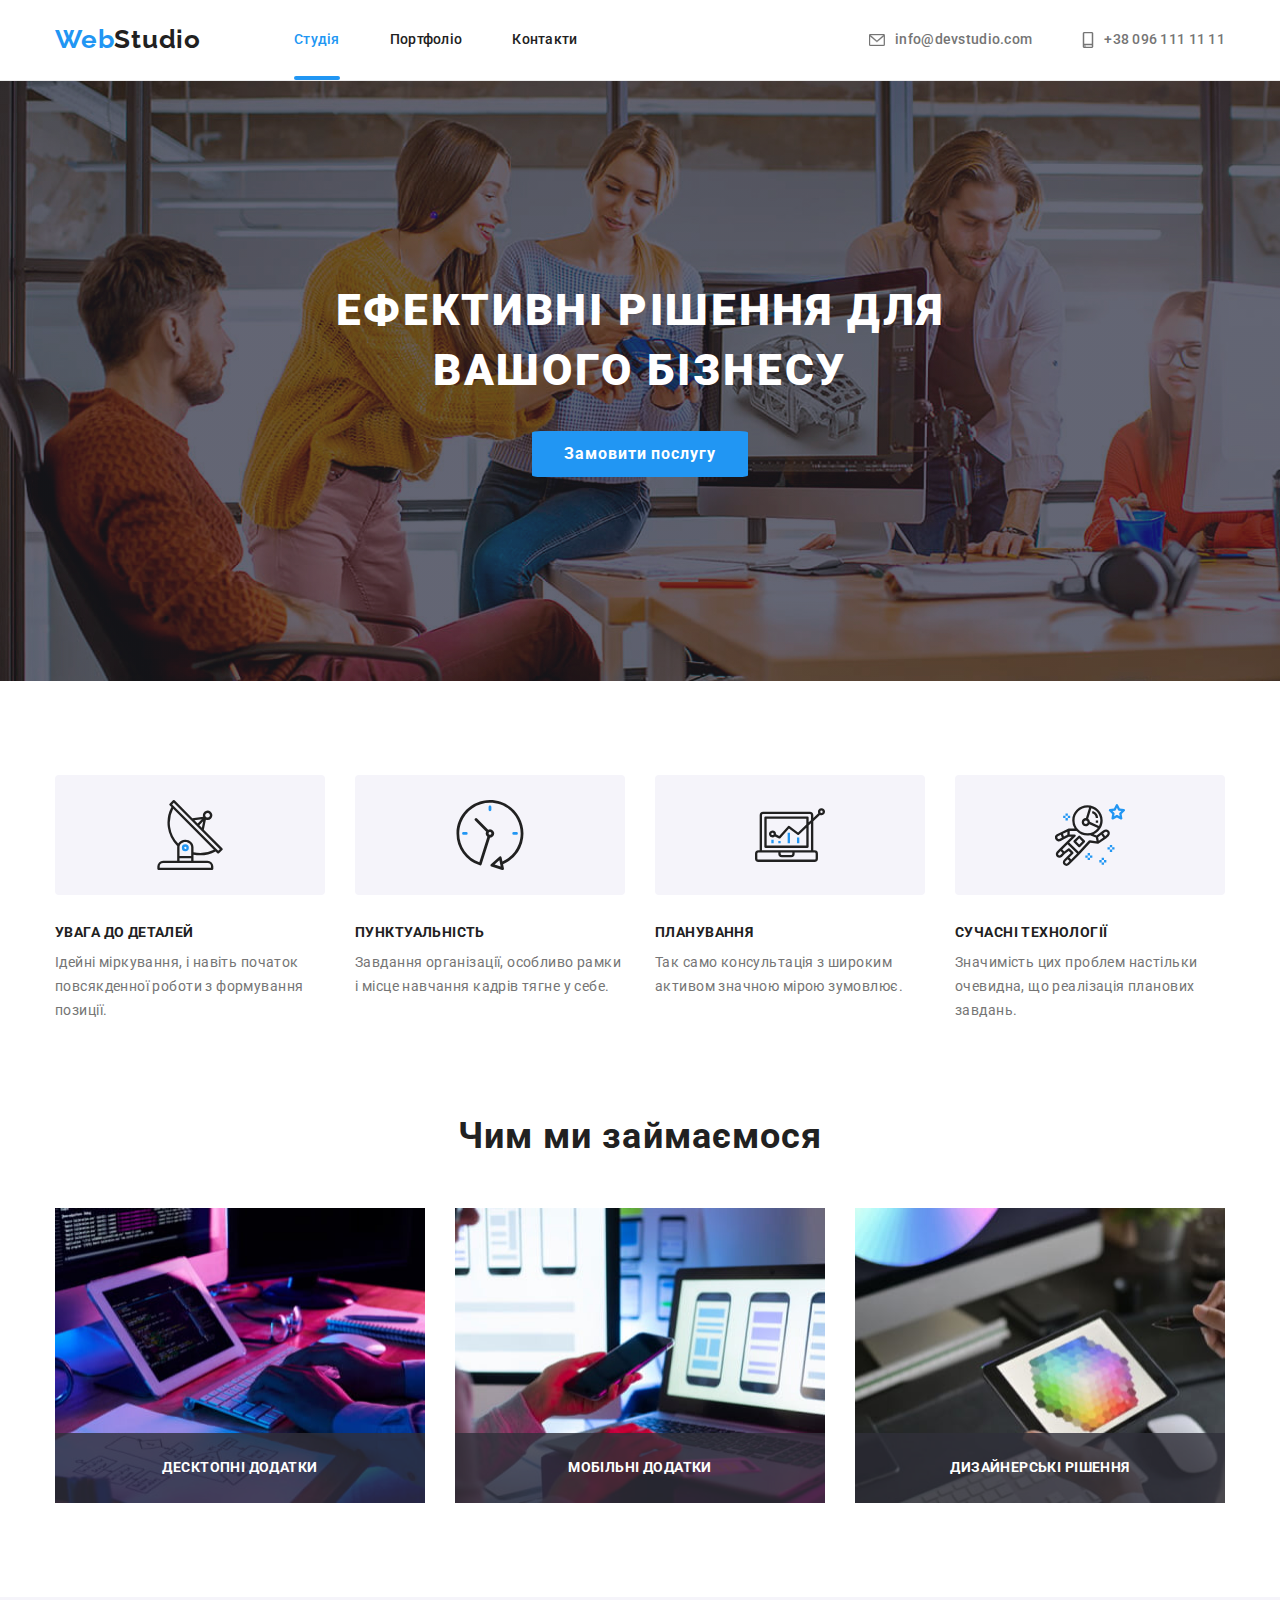
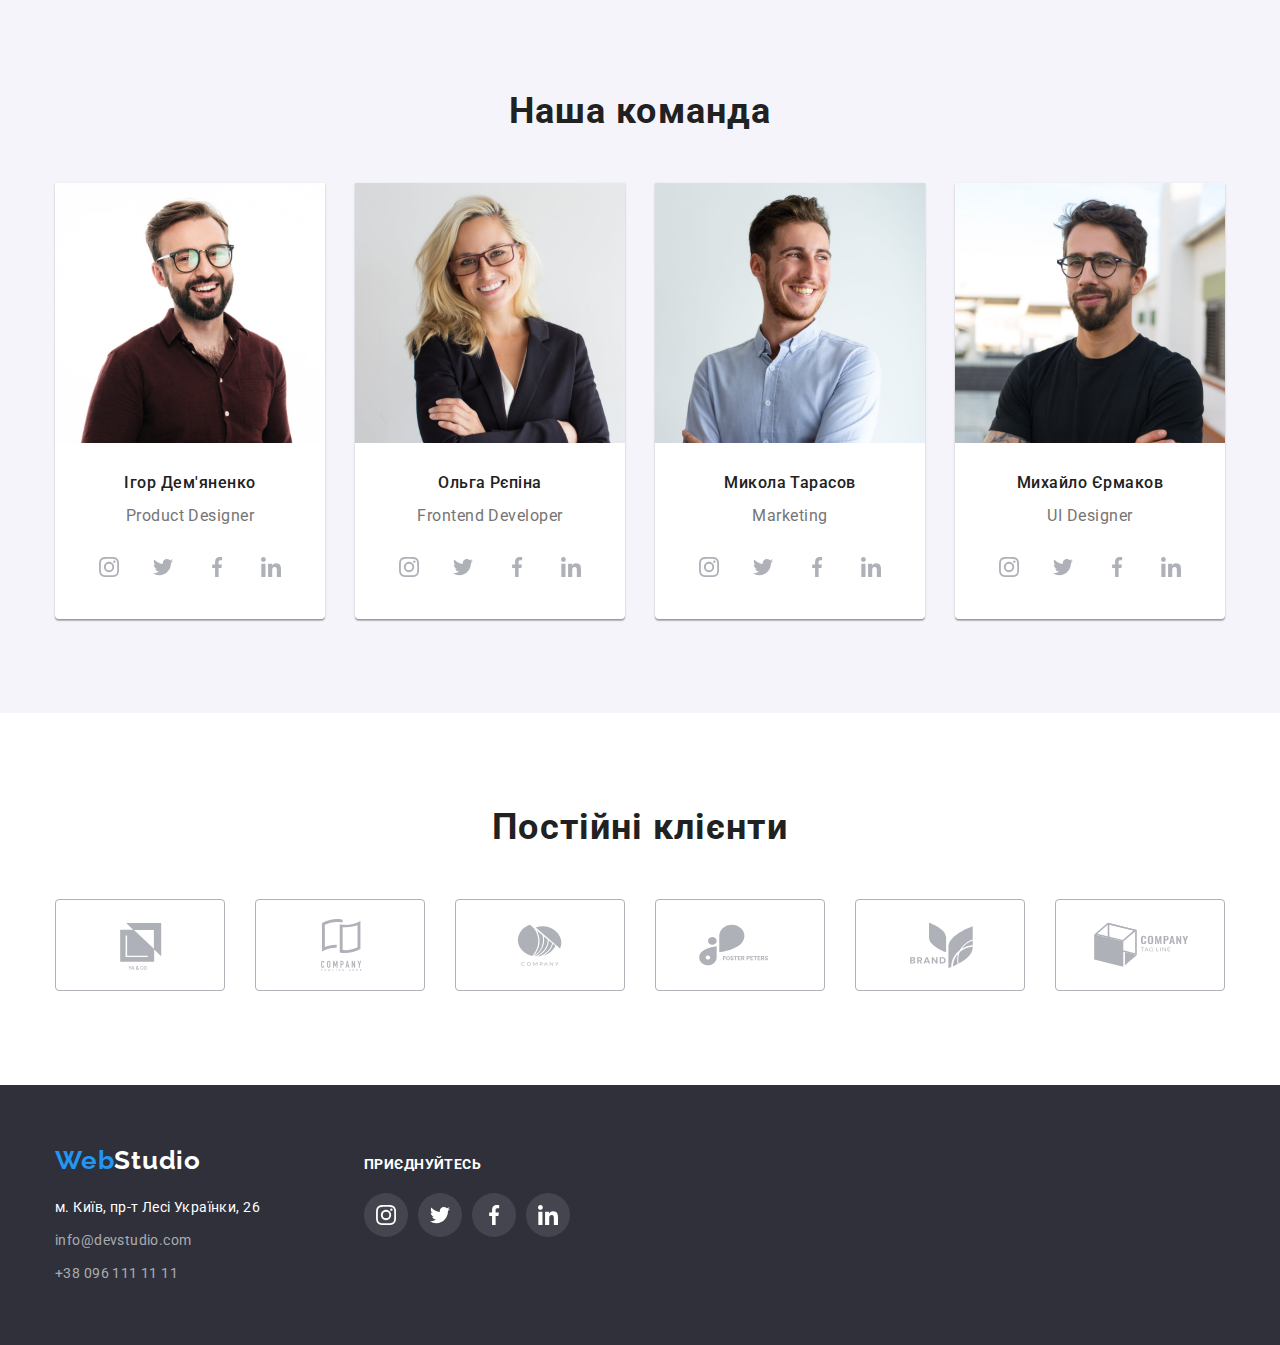
<file: index.html>
<!DOCTYPE html>
<html lang="en">

<head>
    <meta charset="UTF-8">
    <meta http-equiv="X-UA-Compatible" content="IE=edge">
    <meta name="viewport" content="width=device-width, initial-scale=1.0">
    <title>WebStudio</title>
    <link href="https://unpkg.com/aos@2.3.1/dist/aos.css" rel="stylesheet">
    <link rel="stylesheet" href="./styles/modern-normalize.css">
    <link rel="stylesheet" href="./styles/styles.css">
    <link rel="preconnect" href="https://fonts.googleapis.com">
    <link rel="preconnect" href="https://fonts.googleapis.com">
    <link rel="preconnect" href="https://fonts.gstatic.com" crossorigin>
    <link rel="stylesheet"
        href="https://fonts.googleapis.com/css2?family=Raleway:wght@700&family=Roboto:wght@400;500;700;900&display=swap">

</head>

<body>
    <header class="header">
        <div class="container main">
            <!-- Logo -->
            <a class="logo link" href="./index.html"><span class="accent-logo">Web</span>Studio</a>
            <!--Navigation-->
            <nav>
                <ul class="site-nav list">
                    <li class="item"><a class="link position" href="./index.html">Студія</a></li>
                    <li class="item"><a class="link" href="./portfolio.html">Портфоліо</a></li>
                    <li class="item"><a class="link" href="./index.html">Контакти</a></li>
                </ul>
            </nav>

            <ul class="auth-nav list">
                <li class="item">
                    <a class="link" href="mailto:info@devstudio.com">
                        <svg class="icon" width="16" height="12">
                            <use href="./imeges/icons.svg#envelope"></use>
                        </svg>
                        info@devstudio.com</a>
                </li>
                <li class="item"><a class="link" href="tel:+380961111111">
                        <svg class="icon" width="12" height="16">
                            <use href="./imeges/icons.svg#smartphone"></use>
                        </svg>
                        +38 096 111 11 11</a></li>
            </ul>
        </div>
    </header>

    <main>

        <!--Hero-->

        <section class="hero">
            <div class="container">
                <h1 class="main-title">Ефективні рішення для вашого бізнесу</h1>

                <button class="btn primary" type="button" data-modal-open>Замовити послугу</button>
            </div>
        </section>



        <!--Features-->

        <section class="features section">
            <div class="container">
                <h2 class="visually-hidden">features</h2>

                <ul class="list">
                    <li class="item">
                        <div class="box-icon">
                            <svg class="icon-group" width="70" height="70">
                                <use href="./imeges/icons.svg#antenna"></use>
                            </svg>
                        </div>
                        <h3 class="title">Увага до деталей</h3>
                        <p class="text">Ідейні міркування, і навіть початок повсякденної роботи з формування позиції.

                        </p>
                    </li>
                    <li class="item">
                        <div class="box-icon">
                            <svg class="icon-group" width="70" height="70">
                                <use href="./imeges/icons.svg#clock"></use>
                            </svg>
                        </div>
                        <h3 class="title">Пунктуальність</h3>
                        <p class="text">Завдання організації, особливо рамки і місце навчання кадрів тягне у себе.</p>
                    </li>
                    <li class="item">
                        <div class="box-icon">
                            <svg class="icon-group" width="70" height="70">
                                <use href="./imeges/icons.svg#diagram"></use>
                            </svg>
                        </div>
                        <h3 class="title">Планування</h3>
                        <p class="text">Так само консультація з широким активом значною мірою зумовлює.</p>
                    </li>
                    <li class="item">
                        <div class="box-icon">
                            <svg class="icon-group" width="70" height="70">
                                <use href="./imeges/icons.svg#astronaut"></use>
                            </svg>
                        </div>
                        <h3 class="title">Сучасні Технології</h3>
                        <p class="text">Значимість цих проблем настільки очевидна, що реалізація планових завдань.</p>
                    </li>
                </ul>
            </div>
        </section>

        <!--What do we do-->

        <section class="section activity">
            <div class="container">
                <h2 class="section-title">Чим ми займаємося</h2>

                <ul class="list">
                    <li class="item">
                        <div class="activ-modal">
                            <img src="./imeges/img-work/box-1.jpg" alt="Робота с кодом" width="370" height="295">
                            <p class="title">Десктопні додатки</p>
                        </div>


                        <!-- <div class="activ-modal">
                            <img src="./imeges/img-work/box-1.jpg" alt="Робота с кодом" width="370" height="295">
                            <div class="modal-title">
                                <p class="title">Десктопні додатки</p>
                            </div>
                        </div> -->
                    </li>
                    <li class="item">
                        <div class="activ-modal">
                            <img src="./imeges/img-work/box-2.jpg" alt="Робота над інтерфейсом мобільного застосунку"
                                width="370" height="295">
                            <p class="title">Мобільні додатки</p>
                        </div>

                    </li>
                    <li class="item">
                        <div class="activ-modal">
                            <img src="./imeges/img-work/box-3.jpg" alt="Робота з кольоровою палітрою" width="370"
                                height="295">
                            <p class="title">Дизайнерські рішення</p>
                        </div>
                    </li>
                </ul>
            </div>
        </section>

        <!--Our Team-->

        <section class="section team">
            <div class="container">
                <h2 class="section-title">Наша команда</h2>

                <ul class="list">
                    <li class="item">
                        <img class="photo" src="./imeges/img-team/img.jpg " alt="Член нашої команди" height="260"
                            width="270">
                        <div class="person">
                            <h3 class="title">Ігор Дем'яненко</h3>
                            <p class="text">Product Designer</p>
                            <ul class="social-list list">
                                <li class="social-item"><a class="link" href="https://www.instagram.com" target="_blank"
                                        aria-label="instagram"> <svg class="social-icon" width="20" height="20">
                                            <use href="./imeges/icons.svg#instagram"></use>
                                        </svg></li></a>
                    </li>
                    <li class="social-item"><a class="link" href="https://twitter.com/?lang=ru" target="_blank"
                            aria-label="twitter"><svg class="social-icon" width="20" height="20">
                                <use href="./imeges/icons.svg#twitter"></use>
                            </svg></a></li>
                    <li class="social-item"><a class="link" href="https://www.facebook.com" target="_blank"
                            aria-label="facebook"><svg class="social-icon" width="20" height="20">
                                <use href="./imeges/icons.svg#facebook"></use>
                            </svg></a></li>
                    <li class="social-item"><a class="link" href="https://www.linkedin.com/login/uk" target="_blank"
                            aria-label="linkedin"><svg class="social-icon" width="20" height="20">
                                <use href="./imeges/icons.svg#linkedin"></use>
                            </svg></a></li>
                </ul>
            </div>
            </li>
            <li class="item">
                <img class="photo" src="./imeges/img-team/img-1.jpg" alt="Член нашої команди" height="260" width="270">
                <div class="person">
                    <h3 class="title">Ольга Рєпіна</h3>
                    <p class="text">Frontend Developer</p>
                    <ul class="social-list list">
                        <li class="social-item"><a class="link" href="https://www.instagram.com" target="_blank"
                                aria-label="instagram"> <svg class="social-icon" width="20" height="20">
                                    <use href="./imeges/icons.svg#instagram"></use>
                                </svg></li></a>
            </li>
            <li class="social-item"><a class="link" href="https://twitter.com/?lang=ru" target="_blank"
                    aria-label="twitter"><svg class="social-icon" width="20" height="20">
                        <use href="./imeges/icons.svg#twitter"></use>
                    </svg></a></li>
            <li class="social-item"><a class="link" href="https://www.facebook.com" target="_blank"
                    aria-label="facebook"><svg class="social-icon" width="20" height="20">
                        <use href="./imeges/icons.svg#facebook"></use>
                    </svg></a></li>
            <li class="social-item"><a class="link" href="https://www.linkedin.com/login/uk" target="_blank"
                    aria-label="linkedin"><svg class="social-icon" width="20" height="20">
                        <use href="./imeges/icons.svg#linkedin"></use>
                    </svg></a></li>
            </ul>
            </div>
            </li>
            <li class="item">
                <img class="photo" src="./imeges/img-team/img-2.jpg" alt="Член нашої команди" height="260" width="270">
                <div class="person">
                    <h3 class="title">Микола Тарасов</h3>
                    <p class="text">Marketing</p>
                    <ul class="social-list list">
                        <li class="social-item"><a class="link" href="https://www.instagram.com" target="_blank"
                                aria-label="instagram"> <svg class="social-icon" width="20" height="20">
                                    <use href="./imeges/icons.svg#instagram"></use>
                                </svg></a></li>
            </li>
            <li class="social-item"><a class="link" href="https://twitter.com/?lang=ru" target="_blank"
                    aria-label="twitter"><svg class="social-icon" width="20" height="20">
                        <use href="./imeges/icons.svg#twitter"></use>
                    </svg></a></li>
            <li class="social-item"><a class="link" href="https://www.facebook.com" target="_blank"
                    aria-label="facebook"><svg class="social-icon" width="20" height="20">
                        <use href="./imeges/icons.svg#facebook"></use>
                    </svg></a></li>
            <li class="social-item"><a class="link" href="https://www.linkedin.com/login/uk" target="_blank"
                    aria-label="linkedin"><svg class="social-icon" width="20" height="20">
                        <use href="./imeges/icons.svg#linkedin"></use>
                    </svg></a></li>
            </ul>
            </div>
            </li class="list-team">
            <li class="item">
                <img class="photo" src="./imeges/img-team/img-3.jpg" alt="Член нашої команди" height="260" width="270">
                <div class="person">
                    <h3 class="title">Михайло Єрмаков</h3>
                    <p class="text">UI Designer</p>
                    <ul class="social-list list">
                        <li class="social-item"><a class="link" href="https://www.instagram.com" target="_blank"
                                aria-label="instagram"> <svg class="social-icon" width="20" height="20">
                                    <use href="./imeges/icons.svg#instagram"></use>
                                </svg></li></a>
            </li>
            <li class="social-item"><a class="link" href="https://twitter.com/?lang=ru" target="_blank"
                    aria-label="twitter"><svg class="social-icon" width="20" height="20">
                        <use href="./imeges/icons.svg#twitter"></use>
                    </svg></a></li>
            <li class="social-item"><a class="link" href="https://www.facebook.com" target="_blank"
                    aria-label="facebook"><svg class="social-icon" width="20" height="20">
                        <use href="./imeges/icons.svg#facebook"></use>
                    </svg></a></li>
            <li class="social-item"><a class="link" href="https://www.linkedin.com/login/uk" target="_blank"
                    aria-label="linkedin"><svg class="social-icon" width="20" height="20">
                        <use href="./imeges/icons.svg#linkedin"></use>
                    </svg></a></li>
            </ul>
            </div>
            </li>
            </ul>
            </div>
        </section>

        <section class="client-section">
            <h2 class="section-title">Постійні клієнти</h2>
            <div>
                <ul class="client-list list">
                    <li class="item">
                        <a class="link" href="">
                            <svg class="client-icon">
                                <use href="./imeges/icons.svg#client-1"></use>
                            </svg>
                        </a>

                    </li>
                    <li class="item">
                        <a class="link" href="">
                            <svg class="client-icon" width="170" height="92">
                                <use href="./imeges/icons.svg#client-2"></use>
                            </svg>
                        </a>

                    </li>
                    <li class="item">
                        <a class="link" href="">
                            <svg class="client-icon" width="170" height="92">
                                <use href="./imeges/icons.svg#client-3"></use>
                            </svg>
                        </a>

                    </li>
                    <li class="item">
                        <a class="link" href="">
                            <svg class="client-icon" width="170" height="92">
                                <use href="./imeges/icons.svg#client-4"></use>
                            </svg>
                        </a>

                    </li>
                    <li class="item">
                        <a class="link" href="">
                            <svg class="client-icon" width="170" height="92">
                                <use href="./imeges/icons.svg#client-5"></use>
                            </svg>
                        </a>

                    </li>
                    <li class="item">
                        <a class="link" href="">
                            <svg class="client-icon" width="170" height="92">
                                <use href="./imeges/icons.svg#client-6"></use>
                            </svg>
                        </a>


                    </li>
                </ul>
            </div>
        </section>
    </main>

    <footer class="footer">

        <!--Address-->
        <div class="container foot-add">

            <div>
                <a class="logo link" href="./index.html"><span class="accent-logo">Web</span>Studio</a>

                <address class="address">
                    <ul class="add-list">
                        <li class="item"><a class="link addr" href="https://goo.gl/maps/9xss51EfxwouUqXj7"
                                target="_blank" rel="noreferrer noopener">м. Київ, пр-т Лесі Українки, 26</a>
                        </li>
                        <li class="item"><a class="link" href="mailto:info@devstudio.com">info@devstudio.com</a></li>
                        <li class="item"><a class="link" href="tel:+380961111111">+38 096 111 11 11</a></li>
                    </ul>
                </address>
            </div>


            <div class="sociallink">
                <p class="title">приєднуйтесь</p>
                <ul class="social-list list">
                    <li class="social-item-main"><a class="link" href="https://www.instagram.com" target="_blank"
                            aria-label="instagram">
                            <svg class="social-icon" width="20" height="20">
                                <use href="./imeges/icons.svg#instagram"></use>
                            </svg></li></a></li>
                    <li class="social-item-main"><a class="link" href="https://twitter.com/?lang=ru" target="_blank"
                            aria-label="twitter"><svg class="social-icon" width="20" height="20">
                                <use href="./imeges/icons.svg#twitter"></use>
                            </svg></a></li>
                    <li class="social-item-main"><a class="link" href="https://www.facebook.com" target="_blank"
                            aria-label="facebook"><svg class="social-icon" width="20" height="20">
                                <use href="./imeges/icons.svg#facebook"></use>
                            </svg></a></li>
                    <li class="social-item-main"><a class="link" href="https://www.linkedin.com/login/uk"
                            target="_blank" aria-label="linkedin"><svg class="social-icon" width="20" height="20">
                                <use href="./imeges/icons.svg#linkedin"></use>
                            </svg></a></li>
                </ul>
            </div>

        </div>
    </footer>

    <!-- Modal -->

    <div class="backdrop is-hidden" data-modal>
        <div class="modal"><button class="modal-btn" type="button" data-modal-close>
                <svg width="11" height="11">
                    <use href="./imeges/icons.svg#cross"></use>
                </svg>
            </button></div>
    </div>

    <script src="./js/modal.js"></script>
    <script src="https://unpkg.com/aos@2.3.1/dist/aos.js"></script>
</body>

</html>
</file>
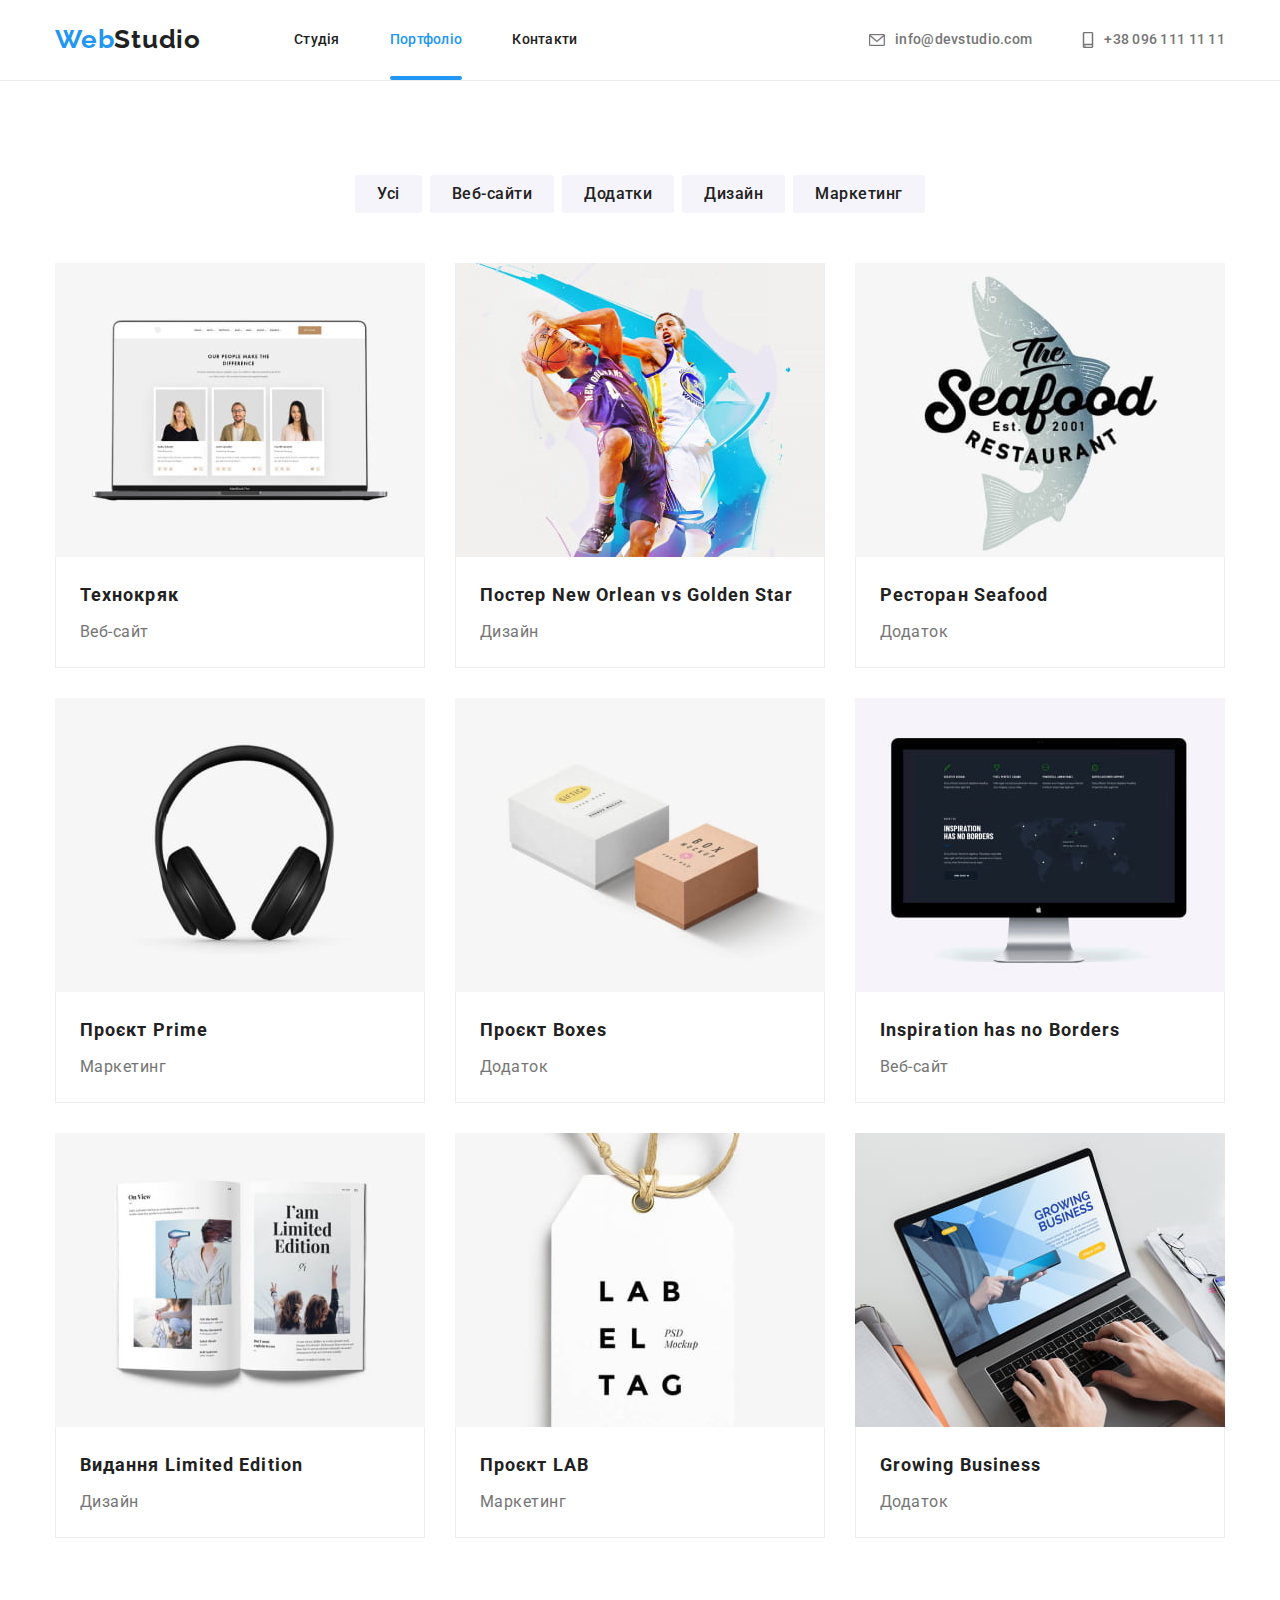
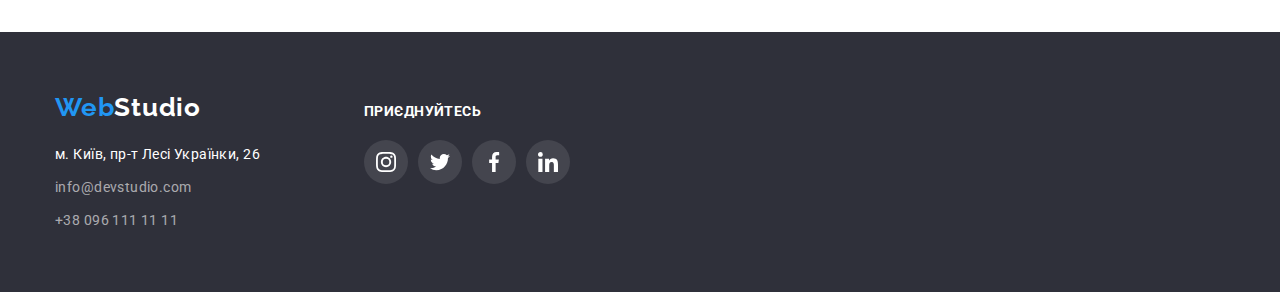
<file: portfolio.html>
<!DOCTYPE html>
<html lang="en">

<head>
    <meta charset="UTF-8">
    <meta http-equiv="X-UA-Compatible" content="IE=edge">
    <meta name="viewport" content="width=device-width, initial-scale=1.0">
    <title>WebStudio</title>
    <link rel="stylesheet" href="./styles/modern-normalize.css">
    <link rel="stylesheet" href="./styles/styles.css">
    <link rel="preconnect" href="https://fonts.googleapis.com">
    <link rel="preconnect" href="https://fonts.gstatic.com" crossorigin>
    <link rel="stylesheet"
        href="https://fonts.googleapis.com/css2?family=Raleway:wght@700&family=Roboto:wght@400;500;700;900&display=swap">

</head>

<body>
    <header class="header">
        <div class="container main">
            <!-- Logo -->
            <a class="logo link" href="./index.html"><span class="accent-logo">Web</span>Studio</a>
            <!--Navigation-->
            <nav>
                <ul class="site-nav list">
                    <li class="item"><a class="link" href="./index.html">Студія</a></li>
                    <li class="item"><a class="link position" href="./portfolio.html">Портфоліо</a></li>
                    <li class="item"><a class="link" href="./index.html">Контакти</a></li>
                </ul>
            </nav>

            <ul class="auth-nav list">
                <li class="item">
                    <a class="link" href="mailto:info@devstudio.com">
                        <svg class="icon" width="16" height="12">
                            <use href="./imeges/icons.svg#envelope"></use>
                        </svg>
                        info@devstudio.com</a>
                </li>
                <li class="item"><a class="link" href="tel:+380961111111">
                        <svg class="icon" width="12" height="16">
                            <use href="./imeges/icons.svg#smartphone"></use>
                        </svg>
                        +38 096 111 11 11</a></li>
            </ul>
        </div>
    </header>

    <main>
        <section class="section our-work">
            <div class="container">
                <h1 class="visually-hidden">Наші роботи</h1>
                <!-- list nav -->
                <ul class="list button">
                    <li class="item "><button class="btn" type="button">Усі</button></li>
                    <li class="item"><button class="btn" type="button">Веб-сайти</button></li>
                    <li class="item"><button class="btn" type="button">Додатки</button></li>
                    <li class="item"><button class="btn" type="button">Дизайн</button></li>
                    <li class="item"><button class="btn" type="button">Маркетинг</button></li>
                </ul>

                <ul class="list card">
                    <li class="item card">
                        <a class="link" href="">
                            <div class="card-thumb">
                                <img src="./imeges/img-portfolio/img.jpg" alt="Ноутбук із відкритим сайтом" width="370"
                                    height="294">
                                <div class="card-modal">
                                    <p class="text">Ресурс пропонує комплексні пропозиції з різним рівнем функціоналу та
                                        сервісів. Все це дозволить відвідувачу отримати
                                        вичерпні відомості про компанію чи приватну особу.</p>
                                </div>
                            </div>
                            <div class="name-card">
                                <h2 class="title-port">Технокряк</h2>
                                <p class="category">Веб-сайт</p>
                            </div>
                        </a>

                    </li>
                    <li class="item card">
                        <a class="link" href="">
                            <div class="card-thumb">
                                <img src="./imeges/img-portfolio/img-1.jpg" alt="Баскетболісти під час боротьби"
                                    width="370" height="294">
                                <div class="card-modal">
                                    <p class="text">Ресурс пропонує комплексні пропозиції з різним рівнем функціоналу та
                                        сервісів. Все це дозволить відвідувачу отримати
                                        вичерпні відомості про компанію чи приватну особу.</p>
                                </div>
                            </div>
                            <div class="name-card">
                                <h2 class="title-port">Постер New Orlean vs Golden Star</h2>
                                <p class="category text">Дизайн</p>
                            </div>
                        </a>

                    </li>
                    <li class="item card">
                        <a class="link" href="">
                            <div class="card-thumb">
                                <img src="./imeges/img-portfolio/img-2.jpg" alt="Логотип ресторана Seafood" width="370"
                                    height="294">
                                <div class="card-modal">
                                    <p class="text">Ресурс пропонує комплексні пропозиції з різним рівнем функціоналу та
                                        сервісів. Все це дозволить відвідувачу отримати
                                        вичерпні відомості про компанію чи приватну особу.</p>
                                </div>
                            </div>
                            <div class="name-card">
                                <h2 class="title-port">Ресторан Seafood</h2>
                                <p class="category">Додаток</p>
                            </div>
                        </a>

                    </li>
                    <li class="item card">
                        <a class="link" href="">
                            <div class="card-thumb">
                                <img src="./imeges/img-portfolio/img-3.jpg" alt="Повнорозмірні навушники" width="370"
                                    height="294">
                                <div class="card-modal">
                                    <p class="text">Ресурс пропонує комплексні пропозиції з різним рівнем функціоналу та
                                        сервісів. Все це дозволить відвідувачу отримати
                                        вичерпні відомості про компанію чи приватну особу.</p>
                                </div>
                            </div>
                            <div class="name-card">
                                <h2 class="title-port">Проєкт Prime</h2>
                                <p class="category">Маркетинг</p>
                            </div>
                        </a>

                    </li>
                    <li class="item card">
                        <a class="link" href="">
                            <div class="card-thumb">
                                <img src="./imeges/img-portfolio/img-4.jpg"
                                    alt="Дві коробки, велика білого кольору маленька коричневого кольору" width="370"
                                    height="294">
                                <div class="card-modal">
                                    <p class="text">Ресурс пропонує комплексні пропозиції з різним рівнем функціоналу та
                                        сервісів. Все це дозволить відвідувачу отримати
                                        вичерпні відомості про компанію чи приватну особу.</p>
                                </div>
                            </div>
                            <div class="name-card">
                                <h2 class="title-port">Проєкт Boxes</h2>
                                <p class="category">Додаток</p>
                            </div>
                        </a>

                    </li>
                    <li class="item card">
                        <a href="" class="link">
                            <div class="card-thumb">
                                <img src="./imeges/img-portfolio/img-5.jpg"
                                    alt="iMac з відкритим сайтом Inspiration has no Borders" width="370" height="294">
                                <div class="card-modal">
                                    <p class="text">Ресурс пропонує комплексні пропозиції з різним рівнем функціоналу та
                                        сервісів. Все це дозволить відвідувачу отримати
                                        вичерпні відомості про компанію чи приватну особу.</p>
                                </div>
                            </div>
                            <div class="name-card">
                                <h2 class="title-port">Inspiration has no Borders</h2>
                                <p class="category">Веб-сайт</p>
                            </div>
                        </a>

                    </li>
                    <li class="item card">
                        <a href="" class="link">
                            <div class="card-thumb">
                                <img src="./imeges/img-portfolio/img-6.jpg" alt="Відкрита біла книжка" width="370"
                                    height="294">
                                <div class="card-modal">
                                    <p class="text">Ресурс пропонує комплексні пропозиції з різним рівнем функціоналу та
                                        сервісів. Все це дозволить відвідувачу отримати
                                        вичерпні відомості про компанію чи приватну особу.</p>
                                </div>
                            </div>
                            <div class="name-card">
                                <h2 class="title-port">Видання Limited Edition</h2>
                                <p class="category">Дизайн</p>
                            </div>
                        </a>

                    </li>
                    <li class="item card">
                        <a href="" class="link">
                            <div class="card-thumb">
                                <img src="./imeges/img-portfolio/img-7.jpg" alt="Бірки для одягу" width="370"
                                    height="294">
                                <div class="card-modal">
                                    <p class="text">Ресурс пропонує комплексні пропозиції з різним рівнем функціоналу та
                                        сервісів. Все це дозволить відвідувачу отримати
                                        вичерпні відомості про компанію чи приватну особу.</p>
                                </div>
                            </div>
                            <div class="name-card">
                                <h2 class="title-port">Проєкт LAB</h2>
                                <p class="category">Маркетинг</p>
                            </div>
                        </a>

                    </li>
                    <li class="item card">
                        <a href="" class="link">
                            <div class="card-thumb">
                                <img src="./imeges/img-portfolio/img-8.jpg" alt="Процес роботи на наутбуц" width="370"
                                    height="294">
                                <div class="card-modal">
                                    <p class="text">Ресурс пропонує комплексні пропозиції з різним рівнем функціоналу та
                                        сервісів. Все це дозволить відвідувачу отримати
                                        вичерпні відомості про компанію чи приватну особу.</p>
                                </div>
                            </div>
                            <div class="name-card">
                                <h2 class="title-port">Growing Business</h2>
                                <p class="category">Додаток</p>
                            </div>
                        </a>

                    </li>
                </ul>

            </div>
        </section>



    </main>

    <footer class="footer">

        <!--Address-->
        <div class="container foot-add">

            <div>
                <a class="logo link" href="./index.html"><span class="accent-logo">Web</span>Studio</a>

                <address class="address">
                    <ul class="add-list">
                        <li class="item"><a class="link addr" href="https://goo.gl/maps/9xss51EfxwouUqXj7"
                                target="_blank" rel="noreferrer noopener">м. Київ, пр-т Лесі Українки, 26</a>
                        </li>
                        <li class="item"><a class="link" href="mailto:info@devstudio.com">info@devstudio.com</a></li>
                        <li class="item"><a class="link" href="tel:+380961111111">+38 096 111 11 11</a></li>
                    </ul>
                </address>
            </div>


            <div class="sociallink">
                <p class="title">приєднуйтесь</p>
                <ul class="social-list list">
                    <li class="social-item-main"><a class="link" href="https://www.instagram.com" target="_blank"
                            aria-label="instagram">
                            <svg class="social-icon" width="20" height="20">
                                <use href="./imeges/icons.svg#instagram"></use>
                            </svg></li></a></li>
                    <li class="social-item-main"><a class="link" href="https://twitter.com/?lang=ru" target="_blank"
                            aria-label="twitter"><svg class="social-icon" width="20" height="20">
                                <use href="./imeges/icons.svg#twitter"></use>
                            </svg></a></li>
                    <li class="social-item-main"><a class="link" href="https://www.facebook.com" target="_blank"
                            aria-label="facebook"><svg class="social-icon" width="20" height="20">
                                <use href="./imeges/icons.svg#facebook"></use>
                            </svg></a></li>
                    <li class="social-item-main"><a class="link" href="https://www.linkedin.com/login/uk"
                            target="_blank" aria-label="linkedin"><svg class="social-icon" width="20" height="20">
                                <use href="./imeges/icons.svg#linkedin"></use>
                            </svg></a></li>
                </ul>
            </div>

        </div>
    </footer>
</body>

</html>
</file>
<file: styles/styles.css>
:root {
    --main-color-title: #212121;
    --main-color-text: #757575;
    --accent-color: #2196F3;
    --additional-color: rgba(255, 255, 255, 0.6);
    --black-color: #000000;
    --main-background-color: #fff;
    --header-bg: #ECECEC;
    --additional-bg: #2F303A;
    --btn-color: #F5F4FA;
    --bg-portfolio: #EEEEEE;
    --icon: #AFB1B8;
    --white-ten-persent: rgba(255, 255, 255, 0.1);
    --black-ten-persent: rgba(0, 0, 0, 0.1);
    --backdrop: rgba(0, 0, 0, 0.2);
    --rgba-accent-bg: rgba(33, 150, 243, 0.9);
    --activity-modal:rgba(47, 48, 58, 0.8);
    --duration: 250ms;
    --timing-function: cubic-bezier(0.4, 0, 0.2, 1);

}


body {
    background-color: var(--main-background-color);
    color: var(--main-color-text);
    font-family: 'Roboto', sans-serif;
    letter-spacing: 0.03em;
    font-size: 14px;

}

h1,
h2,
h3,
h4,
h5,
h6,
p,
ul {
    margin-top: 0;
    margin-bottom: 0;
    padding-right: 0;
    padding-left: 0;
}

img {
    display: block;
}

.visually-hidden {
    position: absolute;
    width: 1px;
    height: 1px;
    margin: -1px;
    border: 0;
    padding: 0;
    white-space: nowrap;
    clip-path: inset (100%);
    clip: rect(0 0 0 0);
    overflow: hidden;
}

.container {
    margin-right: auto;
    margin-left: auto;
    /* outline: 1px solid tomato; */


    width: 1200px;
    padding-right: 15px;
    padding-left: 15px;

}

/* header */

.container.main {
    display: flex;
    align-items: center;
}

.container .list {
    display: flex;
}

.site-nav {
    display: flex;
}


.auth-nav {
    display: flex;
}

.auth-nav .link {
    display: block;
    padding-top: 32px;
    padding-bottom: 32px;
}

.header {
    border-bottom-width: 1px;
    border-bottom-style: solid;
    border-bottom-color: var(--header-bg);

}

.logo.link {
    display: block;
    margin-right: 93px;

    font-family: 'Raleway';
    font-weight: 700;
    font-size: 26px;
    line-height: 1.2;
    letter-spacing: 0.03em;
    color: var(--main-color-title);
}

.accent-logo {
    color: var(--accent-color);
}

/* nav */

.list {
    list-style-type: none;
    margin: 0;
    padding-left: 0;
}

.site-nav .item,
.auth-nav .item {
    font-weight: 500;
    font-size: 14px;
    line-height: 1.14;
    letter-spacing: 0.02em;
}

.site-nav .item+.item {
    margin-left: 50px;
}



.auth-nav {
    margin-left: auto;
}

.auth-nav .item+.item {
    margin-left: 50px;
}

.link {
    text-decoration: none;
    color: var(--main-color-title);
}

.list .link {
    transition: color var(--duration) var(--timing-function) ;
}

.list .link:hover,
.list .link:focus {
    color: var(--accent-color);
}

.site-nav .link {
    display: block;
    padding-top: 32px;
    padding-bottom: 32px;
}

.auth-nav.list .link {
    color: var(--main-color-text);
}

.auth-nav .link:hover {
    color: var(--accent-color);
}



.link.position {
    position: relative;
    color: #2196F3;
}

.site-nav .link.position::after {
    position: absolute;
    left: 0;
    bottom: 0;
    content: "";
    width: 100%;
    height: 4px;
    border-radius: 2px;
    background-color: var(--accent-color);
}

.icon {
    fill: currentColor;
    stroke: currentColor;
}




.auth-nav.list .link {
    display: flex;
    align-items: center;
    gap: 10px;
}

/* hero */

.hero {
    background-color: var(--additional-bg);
    text-align: center;
    padding: 200px 0;
    background-image: linear-gradient(to right,
            rgba(47, 48, 58, 0.4),
            rgba(47, 48, 58, 0.4)),
        url(../imeges/img-bg/Img.jpg);
    background-repeat: no-repeat;
    background-size: cover;
    height: 600px;
    max-width: 1600px;
    margin-left: auto;
    margin-right: auto;
}

.main-title {
    width: 696px;
    margin: 0 auto;
    margin-bottom: 30px;
    font-weight: 900;
    font-size: 44px;
    line-height: 1.36;
    letter-spacing: 0.06em;
    text-transform: uppercase;
    color: var(--main-background-color);
}


/* animatons */



/* Backdrom/Modal */

.backdrop {
    position: fixed;
    top: 0;
    left: 0;
    width: 100%;
    height: 100%;
    background-color: var(--backdrop);
    transition: opacity var(--duration) var(--timing-function);

}

.backdrop.is-hidden {
    opacity: 0;
    pointer-events: none;
    visibility: hidden;
}

.backdrop.is-hidden .modal {
    opacity: 0;
    transform: translate(-50%, 0px);
  
}

.modal {
    position: absolute;
    top: 50%;
    left: 50%;
    transform: translate(-50%, -50%);
    width: 528px;
    height: 581px;
    background-color: var(--main-background-color);
    box-shadow: 0px 1px 3px rgba(0, 0, 0, 0.12), 0px 1px 1px rgba(0, 0, 0, 0.14), 0px 2px 1px rgba(0, 0, 0, 0.2);
    border-radius: 4px;
    transition: opacity var(--duration) var(--timing-function), transform var(--duration) var(--timing-function), visibility var(--duration) var(--timing-function) ;
  
}


/* button */

.btn {
    display: inline-block;

    padding-top: 6px;
    padding-right: 22px;
    padding-bottom: 6px;
    padding-left: 22px;

    cursor: pointer;
    outline: none;
    border: none;
    border-radius: 4%;
    font-weight: 500;
    font-size: 16px;
    line-height: 1.625;
    align-items: center;
    text-align: center;
    letter-spacing: 0.03em;
    color: var(--main-color-title);
    background-color: var(--btn-color);
    font-family: inherit;

    transition: color var(--duration) var(--timing-function), background-color var(--duration) var(--timing-function), box-shadow var(--duration) var(--timing-function);
}

.btn:hover,
.btn:active,
.btn:focus {
    color: var(--main-background-color);
    background-color: var(--accent-color);
    box-shadow: 0px 3px 1px rgba(0, 0, 0, 0.1), 0px 1px 2px rgba(0, 0, 0, 0.08), 0px 2px 2px rgba(0, 0, 0, 0.12);
}

.btn.primary {
    padding-top: 10px;
    padding-right: 32px;
    padding-bottom: 10px;
    padding-left: 32px;

    background-color: var(--accent-color);
    color: var(--main-background-color);
    font-weight: 700;
    letter-spacing: 0.06em;

}

.modal-btn {
    cursor: pointer;
    display: flex;
    justify-content: center;
    align-items: center;
    position: absolute;
    top: 8px;
    right: 8px;
    width: 30px;
    height: 30px;
    border-radius: 50%;
    border: 1px solid var(--black-ten-persent) ;
    background-color: var(--main-background-color);

    
}

/* .modal-btn:hover,
.modal-btn:focus {
    border: 1px solid var(--accent-color);
    color: var(--accent-color);
} */






/* main */

.section {
    padding-top: 94px;
    padding-bottom: 94px;
}

.features.section {
    padding-bottom: 0;
}

.title {
    margin-bottom: 10px;

    font-weight: 700;
    font-size: 14px;
    line-height: 1.14;
    letter-spacing: 0.03em;
    text-transform: uppercase;
    color: var(--main-color-title);
}


.box-icon {
    display: flex;
    width: 270;
    height: 120px;
    background-color: var(--btn-color);
    align-items:center;
    justify-content: center;
    margin-bottom: 30px;
    border-radius: 4px;
}

.features .item {
    width: 270px;
}

.features .item+.item {
    margin-left: 30px;
}

/* Чим ми займаемося */

.activity .item+.item {
    margin-left: 30px;
}

.activ-modal {
        position: relative;
    } 

/* .activ-modal::before {
    content: "";
    position: absolute;
    bottom: 0;
    left: 0;
    height: 70px;
    width: 100%;
    background-color: var(--activity-modal);
}

.activity .title {
    position: absolute;
    bottom: 0;
    left: 50%;
    transform: translate(-50%, 0);
    color: var(--main-background-color);
    padding: 27px 0px;
    margin: 0;

} */

.modal-title {

}

.activ-modal .title {
    position: absolute;
    display: flex;
    justify-content: center;
    align-items: center;
    color: var(--main-background-color);
    
    bottom: 0;
    margin-bottom: 0;
    
    width: 100%;
    height: 70px;
    background-color: var(--activity-modal);


}


/*  */

.section.team .title {
    font-weight: 700;
    font-size: 14px;
    line-height: 1.14;
    letter-spacing: 0.03em;
    color: var(--main-color-title);
    text-transform: none;
}


.section.team .item {
    background-color: var(--main-background-color);
    box-shadow: 0px 1px 3px rgba(0, 0, 0, 0.12), 0px 1px 1px rgba(0, 0, 0, 0.14), 0px 2px 1px rgba(0, 0, 0, 0.2);
    border-radius: 0px 0px 4px 4px;
}

.section-title {

    margin-bottom: 50px;

    font-weight: 700;
    font-size: 36px;
    line-height: 1.16;
    text-align: center;
    letter-spacing: 0.03em;
    color: var(--main-color-title);
    
}

.text {
    font-size: 14px;
    line-height: 1.7;
    letter-spacing: 0.03em;
    color: var(--main-color-text);
}

.section.team .text {
    font-size: 16px;
    font-weight: 400;
    text-align: center;
    margin-bottom: 16px;
}

.section.team {
    background-color: #F5F4FA;
}

.section.team .title {
    font-weight: 500;
    font-size: 16px;
    line-height: 1.187;
    text-align: center;
    letter-spacing: 0.03em;
    color: var(--main-color-title);
}


.section.team .item+.item {
    margin-left: 30px;
}

.person {
    padding-top: 30px;
    padding-bottom: 30px;
}

.social-list {
    display: flex;
    gap: 10px;
    justify-content: center;

}


.social-item .link {
    display: flex;
    align-items: center;
    justify-content: center;
    width: 44px;
    height: 44px;
    color: var(--icon);
    border-radius: 50%;
    background-color: var(--main-background-color);

    transition: color var(--duration) var(--timing-function), background-color var(--duration) var(--timing-function);
}

.social-icon {
    fill: currentColor;

}

.social-item .link:hover,
.social-item .link:focus {
    color: var(--main-background-color);
    background-color: var(--accent-color);
}


/* кліенти */

.client-section {
    padding-top: 94px;
    padding-bottom: 94px;
}

.client-list {
display: flex;
justify-content: center;
gap: 30px;
}

.client-icon {
    fill: currentColor;
    width: 170px;
    height: 92px;
}

.client-section .link {
    display: block;
    border: 1px solid var(--icon);
    border-radius: 4px;
    color: var(--icon);
    width: 170px;
    height: 92px;

    transition: color var(--duration) var(--timing-function), border-color var(--duration) var(--timing-function);
}

.client-section .link:hover,
.client-section .link:focus {
    color: var(--accent-color);
    border-color: var(--accent-color);
}











/* Footer */

.footer {
    background-color: var(--additional-bg);
    padding-bottom: 60px;
    padding-top: 60px;
}

.footer .logo {
    color: var(--main-background-color)
}

.address .link {
    font-style: normal;
    font-weight: 400;
    font-size: 14px;
    line-height: 1.7;
    letter-spacing: 0.03em;
    color: var(--additional-color);
}


.link.addr {
    font-style: normal;
    font-weight: 400;
    font-size: 14px;
    line-height: 1.7;
    letter-spacing: 0.03em;
    color: #FFFFFF;
}

.add-list {
    list-style: none;
}

.add-list .item:not(:last-child) {
    margin-bottom: 9px;
}

.add-list .link {
    transition: color var(--duration) var(--timing-function);
}

.add-list .link:hover,
.add-list .link:focus {
    color: var(--accent-color);
}

.footer .logo {
    margin-bottom: 20px;
}

.container.foot-add {
display: flex;
align-items: baseline;
}

.sociallink {
    margin-left: 70px;

}

.footer-sections {
    display: flex;

}
.social-item-main {
    display: flex;
}

.social-item-main .link{
display: flex;
align-items: center;
justify-content: center;
width: 44px;
height: 44px;
color: var(--main-background-color);
border-radius: 50%;
background-color: var(--white-ten-persent);
}

.sociallink .link {
transition: color var(--duration) var(--timing-function), background-color var(--duration) var(--timing-function), stroke var(--duration) var(--timing-function);
}

.sociallink .link:hover,
.sociallink .link:focus {
    background-color: var(--accent-color);
    /* stroke: var(--main-background-color); */
    color: var(--main-background-color);
   
}
.sociallink .title {
    color: var(--main-background-color);
    margin-bottom: 20px;
}


/* PORTFOLIO */

.title-port {
    margin-bottom: 4px;
    font-weight: 700;
    font-size: 18px;
    line-height: 2;
    letter-spacing: 0.06em;
    color: var(--main-color-title);
}

.category {
    font-weight: 400;
    font-size: 16px;
    line-height: 1.87;
    letter-spacing: 0.03em;
    color: var(--main-color-text);
}

.section.our-work .list {
    justify-content: center;
}


.container .list.card {
    display: flex;
}

.list.card {
    margin-top: 50px;
    flex-wrap: wrap;
}


.list.button .item+.item {
    margin-left: 8px;
}

.list.card .item {
    margin-right: 30px;
    margin-bottom: 30px;

}

.name-card {
    padding: 20px 24px;
    border: 1px solid var(--bg-portfolio);
    border-top: none;
}

.list.card .item:nth-child(3n) {
    margin-right: 0px;
}

.list.card .item:nth-last-child(-n+3) {
    margin-bottom: 0px;
}

.list.card .link {
    display: block;

    transition: box-shadow var(--duration) var(--timing-function);
}

.list.card .link:hover,
.list.card .link:focus {
    box-shadow: 0px 1px 1px rgba(0, 0, 0, 0.12), 0px 4px 4px rgba(0, 0, 0, 0.06), 1px 4px 6px rgba(0, 0, 0, 0.16);
}

/* Перехід у картках */

.card-thumb {
    position: relative;
    overflow: hidden;
}

.card-thumb::before {
    content: "";
    position: absolute;
    top: 0;
    left: 0;
    width: 100%;
    height: 100%;
    background-color: var(--rgba-accent-bg);

    opacity: 0;
    transform: translate(0, 100%);
    transition: transform var(--duration) var(--timing-function), opacity var(--duration) var(--timing-function);
}

.item .link:hover .card-thumb::before,
.item .link:focus .card-thumb::before {
    opacity: 1;
    transform: translate(0, 0);
}

.card-thumb .text {
    position: absolute;
    top: 0;
    left: 0;
    width: 100%;
    height: 100%;

    color: var(--main-background-color);
    padding: 63px, 24px;
    padding: 63px 24px;
    font-size: 18px;
    line-height: 1.5;
    letter-spacing: 0.03em;

    opacity: 0;
    transform: translate(0, 100%);
    transition: transform var(--duration) var(--timing-function), opacity var(--duration) var(--timing-function);
    
}

.item .link:hover .card-thumb .text,
.item .link:focus .card-thumb .text {
    opacity: 1;
    transform: translate(0, 0);
}
</file>
